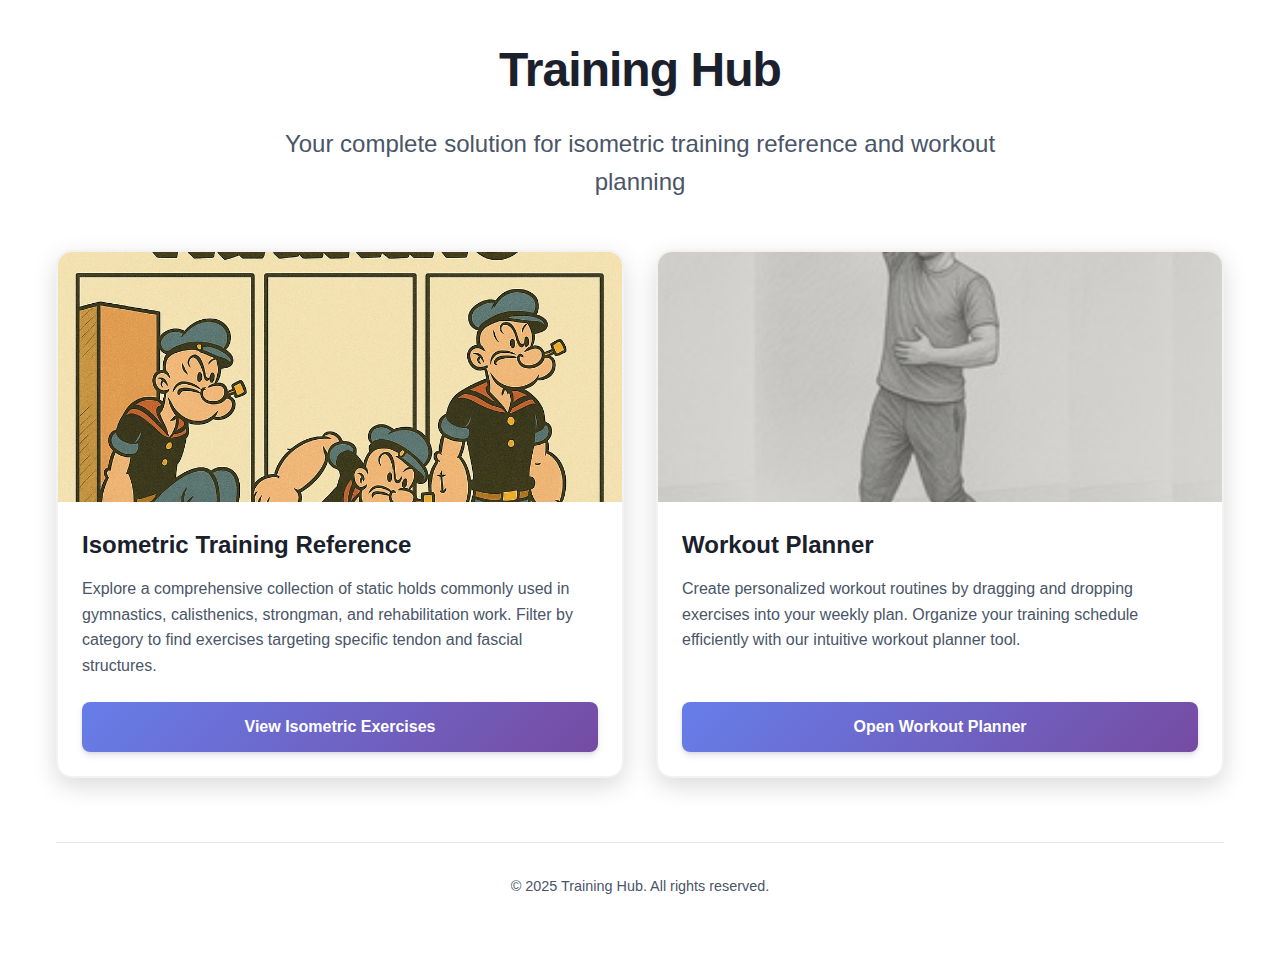
<file: landing.html>
<!DOCTYPE html>
<html lang="en">
<head>
  <meta charset="UTF-8">
  <meta name="viewport" content="width=device-width, initial-scale=1.0">
  <title>Training Hub - Isometrics & Workout Planner</title>
  <link rel="stylesheet" href="styles.css">
  <style>
    /* Landing page specific styles */
    .landing-container {
      max-width: 1200px;
      margin: 0 auto;
      padding: 2rem 1rem;
    }

    .landing-header {
      text-align: center;
      margin-bottom: 3rem;
    }

    .landing-title {
      font-size: clamp(2rem, 5vw, 3rem);
      margin-bottom: 1rem;
      color: #1a202c;
    }

    .landing-subtitle {
      font-size: clamp(1rem, 3vw, 1.5rem);
      color: #4a5568;
      max-width: 800px;
      margin: 0 auto;
    }

    .feature-grid {
      display: grid;
      grid-template-columns: repeat(auto-fit, minmax(300px, 1fr));
      gap: 2rem;
      margin-top: 2rem;
    }

    .feature-card {
      background: #fff;
      border-radius: 16px;
      overflow: hidden;
      box-shadow: 0 8px 25px rgba(0,0,0,0.15);
      transition: transform 0.3s ease, box-shadow 0.3s ease;
      border: 2px solid rgba(0,0,0,0.05);
      height: 100%;
      display: flex;
      flex-direction: column;
    }

    .feature-card:hover {
      transform: translateY(-5px);
      box-shadow: 0 12px 30px rgba(0,0,0,0.2);
    }

    .feature-image-container {
      width: 100%;
      height: 250px;
      overflow: hidden;
      position: relative;
    }

    .feature-image {
      width: 100%;
      height: 100%;
      object-fit: cover;
      transition: transform 0.3s ease;
    }

    .feature-card:hover .feature-image {
      transform: scale(1.05);
    }

    .feature-content {
      padding: 1.5rem;
      flex-grow: 1;
      display: flex;
      flex-direction: column;
    }

    .feature-title {
      font-size: 1.5rem;
      margin-bottom: 0.75rem;
      color: #1a202c;
    }

    .feature-description {
      color: #4a5568;
      margin-bottom: 1.5rem;
      flex-grow: 1;
    }

    .feature-button {
      display: inline-block;
      background: linear-gradient(135deg, #667eea 0%, #764ba2 100%);
      color: white;
      padding: 0.75rem 1.5rem;
      border-radius: 8px;
      text-decoration: none;
      font-weight: 600;
      transition: all 0.2s ease;
      text-align: center;
      border: none;
      cursor: pointer;
      box-shadow: 0 4px 6px rgba(50, 50, 93, 0.11), 0 1px 3px rgba(0, 0, 0, 0.08);
    }

    .feature-button:hover {
      transform: translateY(-2px);
      box-shadow: 0 7px 14px rgba(50, 50, 93, 0.1), 0 3px 6px rgba(0, 0, 0, 0.08);
    }

    .feature-button:active {
      transform: translateY(1px);
    }

    .footer {
      text-align: center;
      margin-top: 4rem;
      padding: 2rem 1rem;
      color: #4a5568;
      font-size: 0.9rem;
      border-top: 1px solid rgba(0,0,0,0.1);
    }

    @media (max-width: 768px) {
      .landing-container {
        padding: 1.5rem 1rem;
      }
      
      .landing-header {
        margin-bottom: 2rem;
      }
      
      .feature-grid {
        grid-template-columns: 1fr;
      }
      
      .feature-image-container {
        height: 200px;
      }
    }
  </style>
</head>
<body>
  <div class="landing-container">
    <header class="landing-header">
      <h1 class="landing-title">Training Hub</h1>
      <p class="landing-subtitle">Your complete solution for isometric training reference and workout planning</p>
    </header>

    <div class="feature-grid">
      <div class="feature-card">
        <div class="feature-image-container">
          <img src="img/pop.jpg" alt="Isometric Training" class="feature-image">
        </div>
        <div class="feature-content">
          <h2 class="feature-title">Isometric Training Reference</h2>
          <p class="feature-description">
            Explore a comprehensive collection of static holds commonly used in gymnastics, calisthenics, 
            strongman, and rehabilitation work. Filter by category to find exercises targeting specific 
            tendon and fascial structures.
          </p>
          <a href="isometrics.html" class="feature-button">View Isometric Exercises</a>
        </div>
      </div>

      <div class="feature-card">
        <div class="feature-image-container">
          <img src="img/ex_13.jpg" alt="Workout Planner" class="feature-image">
        </div>
        <div class="feature-content">
          <h2 class="feature-title">Workout Planner</h2>
          <p class="feature-description">
            Create personalized workout routines by dragging and dropping exercises into your weekly plan. 
            Organize your training schedule efficiently with our intuitive workout planner tool.
          </p>
          <a href="plan_editor.html" class="feature-button">Open Workout Planner</a>
        </div>
      </div>
    </div>

    <footer class="footer">
      <p>&copy; 2025 Training Hub. All rights reserved.</p>
    </footer>
  </div>
</body>
</html>
</file>
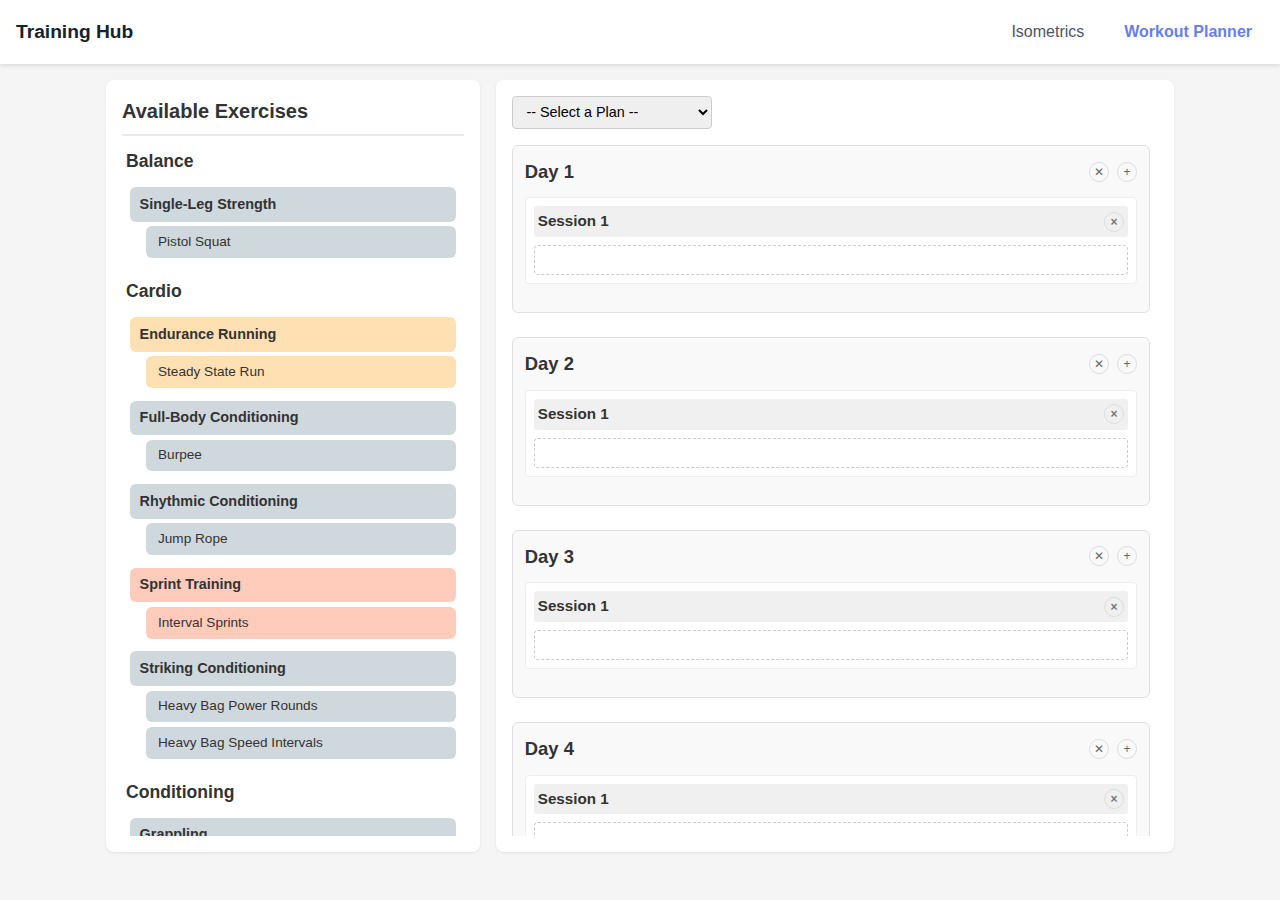
<file: plan_editor.html>
<!DOCTYPE html>
<html lang="en">
<head>
<meta charset="UTF-8">
<meta name="viewport" content="width=device-width,initial-scale=1.0">
<title>Workout Routine & Plan</title>
<style>
  /* ─── Base reset ─────────────────────────────────────────────── */
  *,*::before,*::after{box-sizing:border-box;margin:0;padding:0}
  body{font-family:'Helvetica Neue',Arial,sans-serif;background:#f5f5f5;color:#333;line-height:1.5}

  /* ─── Layout ─────────────────────────────────────────────────── */
  .wrapper{display:flex;gap:1rem;max-width:1100px;margin:1rem auto;padding:0 1rem; min-height: calc(100vh - 8rem)}
  aside,main{background:#fff;border-radius:8px;box-shadow:0 1px 3px rgba(0,0,0,.08);display:flex;flex-direction:column}
  aside{flex:0 0 35%;padding:1rem; max-height: calc(100vh - 8rem); } 
  main{flex:1;padding:1rem; max-height: calc(100vh - 8rem); } 
  
  #exercise-list-container, #plan-section-container { overflow-y:auto; flex-grow: 1; padding-right:0.5rem;}
  #exercise-list{list-style:none; padding-left: 0;}

  /* ─── Headings & Controls ────────────────────────────────────── */
  section h2{font-size:1.25rem;margin-bottom:.75rem;border-bottom:2px solid #eaeaea;padding-bottom:.5rem}
  .plan-controls { display: flex; justify-content: flex-start; align-items: center; margin-bottom: 1rem; }
  .plan-controls label { margin-right: 0.5rem; font-weight: 500; }
  .plan-controls select { padding: 0.4rem 0.6rem; border-radius: 4px; border: 1px solid #ccc; font-size: 0.9rem; }

  /* General Action Button Style (e.g., Add New Day) */
  .action-btn {
    padding: 0.5rem 1rem;
    font-size: 0.9rem;
    font-weight: 500;
    color: #333;
    background-color: #f0f0f0;
    border: 1px solid #ccc;
    border-radius: 4px;
    cursor: pointer;
    transition: background-color 0.2s ease;
  }
  .action-btn:hover {
    background-color: #e0e0e0;
  }
  
  .goal-heading { font-size: 1.1rem; font-weight: bold; color: #333; margin-top: 1.25rem; margin-bottom: 0.5rem; padding-left: 0.25rem; }
  .goal-heading:first-child { margin-top: 0; }
  .category-heading{ font-weight:bold; padding:.4rem .6rem; margin-top:0.8rem; margin-bottom:.3rem; border-radius:6px; font-size:0.9rem; margin-left: 0.5rem; }
  .exercise-item{ margin:.3rem 0 .3rem 1.5rem; padding:.35rem .75rem; border-radius:6px; cursor:grab; user-select:none; transition:transform .1s ease,box-shadow .1s ease; font-size: 0.85rem; }
  .exercise-item:active{transform:scale(.97);box-shadow:0 0 4px rgba(0,0,0,.15)}

  /* Day, Session, and Item Styling */
  .day-block{margin-bottom:1.5rem; padding: 0.75rem; border: 1px solid #e0e0e0; border-radius: 6px; background-color: #f9f9f9;}
  .day-header{display:flex;justify-content:space-between;align-items:center;margin-bottom:0.75rem}
  .day-header h3{margin-right:1rem; font-size: 1.15rem;}

  /* Day Action Buttons (Add Session, Remove Day in day header) */
  .day-action-btn {
    cursor: pointer;
    background: transparent;
    color: #666; /* Slightly lighter text */
    border: 1px solid #ddd; /* Lighter border */
    border-radius: 50%;
    width: 20px; 
    height: 20px;
    font-size: 12px; 
    line-height: 20px; /* Match height for centering */
    text-align: center;
    transition: background-color 0.2s ease, color 0.2s ease;
    font-weight: normal; /* Less bold */
    display: flex;
    align-items: center;
    justify-content: center;
  }
  .day-action-btn:hover {
    background-color: #f0f0f0; /* Lighter hover */
    color: #333;
  }
  .add-session-btn { 
    /* Styles are now primarily from .day-action-btn */
    /* Specific overrides for add-session-btn can go here if .day-action-btn isn't enough */
  }
  
  .session-block{ margin-bottom:1rem; padding:0.5rem; border:1px solid #eee; border-radius:4px; background-color: #fff;}
  .session-header{ display:flex; justify-content:space-between; align-items:center; margin-bottom:0.5rem; padding: 0.25rem; background-color: #f0f0f0; border-radius: 3px;}
  .session-name{ font-weight:bold; font-size:0.95rem; }
  /* Remove Session Button (in session header) */
  .remove-session-btn {
    cursor: pointer;
    background: transparent;
    color: #777;
    border: 1px solid #ddd;
    border-radius: 50%;
    width: 20px; /* Kept slightly smaller for session context */
    height: 20px;
    font-size: 12px;
    line-height: 16px; /* Adjusted for better centering */
    text-align: center;
    transition: background-color 0.2s ease, color 0.2s ease;
    font-weight: bold;
    display: flex; /* For centering content */
    align-items: center; /* For centering content */
    justify-content: center; /* For centering content */
  }
  .remove-session-btn:hover {
    background-color: #f0f0f0;
    color: #d32f2f; /* Subtle danger hint on hover */
  }
  
  .session-exercises-list { list-style:none; min-height:30px; padding:.25rem .5rem; border:1px dashed #ccc; border-radius:4px; }
  .session-exercises-list li { margin:.3rem 0; padding:.35rem .75rem; padding-left:1rem; position:relative; border-radius:4px; cursor:grab; user-select:none; font-size: 0.85rem; }
  .session-exercises-list li::before{content:'•';left:0.25rem;position:absolute;color:#007BFF}
  .session-exercises-list li:active{transform:scale(.97);box-shadow:0 0 4px rgba(0,0,0,.15)}

  .workout-summary{ font-size:0.8rem; color:#666; margin-top:0.5rem; padding-left:0.25rem; display:flex; flex-wrap:wrap; align-items:center; gap: 0.3rem; }
  .category-tag{ display:inline-block; padding:0.15rem 0.4rem; border-radius:4px; font-size:0.7rem; border: 1px solid rgba(0,0,0,0.1); }

  .inline-edit-input {
    font-size: inherit;
    font-weight: inherit;
    font-family: inherit;
    border: 1px solid #777; /* More visible border for editing */
    padding: 2px 4px;
    box-sizing: border-box;
    border-radius: 3px;
  }

  /* Navigation bar */
  .nav-bar { background: #fff; padding: 0.75rem 1rem; box-shadow: 0 2px 4px rgba(0,0,0,0.1); display: flex; justify-content: space-between; align-items: center; position: sticky; top: 0; z-index: 1000; }
  .nav-logo { font-weight: 700; font-size: 1.2rem; color: #1a202c; text-decoration: none; }
  .nav-links { display: flex; gap: 1rem; }
  .nav-link { color: #4a5568; text-decoration: none; font-weight: 500; transition: color 0.2s ease; padding: 0.5rem 0.75rem; border-radius: 6px; }
  .nav-link:hover { color: #667eea; background: rgba(102, 126, 234, 0.1); }
  .nav-link.active { color: #667eea; font-weight: 600; }
  
  @media (max-width: 768px) {
    .nav-bar { flex-direction: column; gap: 0.5rem; padding: 0.75rem; position: static; }
    .wrapper { flex-direction: column; height: auto; min-height: 0; }
    aside, main { flex-basis: auto; max-height: none; }
    #exercise-list-container, #plan-section-container { max-height: 45vh; }
    .nav-links { width: 100%; justify-content: center; }
    .plan-controls { flex-direction: column; gap: 0.5rem; align-items: stretch; }
    .plan-controls select { width: 100%; }
  }
</style>
</head>
<body>
<div class="nav-bar">
  <a href="index.html" class="nav-logo">Training Hub</a>
  <div class="nav-links">
    <a href="isometrics.html" class="nav-link">Isometrics</a>
    <a href="plan_editor.html" class="nav-link active">Workout Planner</a>
  </div>
</div>

<div class="wrapper">
  <aside>
    <section style="display: flex; flex-direction: column; height: 100%;">
      <h2>Available Exercises</h2>
      <div id="exercise-list-container">
        <ul id="exercise-list"></ul>
      </div>
    </section>
  </aside>

  <main>
    <section style="display: flex; flex-direction: column; height: 100%;">
      <div class="plan-controls">
        <select id="predefined-plan-select">
          <option value="">-- Select a Plan --</option>
        </select>
      </div>
      <div id="plan-section-container">
        <!-- Day blocks and sessions will be inserted here by JavaScript -->
        <!-- The Add New Day button will be added here by JavaScript -->
      </div>
    </section>
  </main>
</div>

<script src="all_exercises_data.js"></script>
<script src="predefined_plans_data.js"></script>
<script>
/* ────── Data ─────────────────────────────────────────────────── */
// allExercises is available from all_exercises_data.js
// predefinedPlansData is available from predefined_plans_data.js

let workoutPlan = { // Default structure with days, each day having an array of sessions
  'Day 1': [{ sessionId: `sess_${Date.now()}_1`, sessionName: 'Session 1', exercises: [] }],
  'Day 2': [{ sessionId: `sess_${Date.now()}_2`, sessionName: 'Session 1', exercises: [] }],
  'Day 3': [{ sessionId: `sess_${Date.now()}_3`, sessionName: 'Session 1', exercises: [] }],
  'Day 4': [{ sessionId: `sess_${Date.now()}_4`, sessionName: 'Session 1', exercises: [] }],
  'Day 5': [{ sessionId: `sess_${Date.now()}_5`, sessionName: 'Session 1', exercises: [] }],
  'Day 6': [{ sessionId: `sess_${Date.now()}_6`, sessionName: 'Session 1', exercises: [] }],
  'Day 7': [{ sessionId: `sess_${Date.now()}_7`, sessionName: 'Session 1', exercises: [] }]
};
// predefinedPlansData will be populated by the included predefined_plans_data.js file

/* ────── Helpers ──────────────────────────────────────────────── */
const byId = id => allExercises.find(e => e.id === id);
const generateSessionId = () => `sess_${Date.now()}_${Math.random().toString(36).substr(2, 5)}`;

/* ────── Category Colors ─────────────────────────────────────── */
const categoryColorMap = {
    "Lower Body Strength": "#FFCDD2", "Full Body Strength": "#F8BBD0", "Upper Body Strength": "#E1BEE7", 
    "Hip Hinge Power": "#D1C4E9", "Full Body Power": "#C5CAE9", "Plyometrics": "#BBDEFB",         
    "Upper Body Static Hold": "#B3E5FC", "Core Static Hold": "#B2EBF2", "Grip Static Hold": "#B2DFDB",       
    "Support Static Hold": "#C8E6C9", "Carries Static Hold": "#DCEDC8", "Lower Body Static Hold": "#F0F4C3", 
    "Neck Static Hold": "#FFF9C4", "Postural Static Hold": "#FFECB3", "Endurance Running": "#FFE0B2",      
    "Sprint Training": "#FFCCBC", "Default": "#CFD8DC" 
};
function getCategoryColor(category) { return categoryColorMap[category] || categoryColorMap["Default"]; }

/* ────── Render Sidebar (Available Exercises) ────────────────── */
const exListUl = document.getElementById('exercise-list');
const exercisesByGoalAndCategory = {};
if (typeof allExercises !== 'undefined' && Array.isArray(allExercises)) {
    allExercises.forEach(ex => {
    const goals = Array.isArray(ex.goal) ? ex.goal : [ex.goal]; 
    goals.forEach(g => {
        if (!g) return; 
        if (!exercisesByGoalAndCategory[g]) exercisesByGoalAndCategory[g] = {};
        if (!exercisesByGoalAndCategory[g][ex.category]) exercisesByGoalAndCategory[g][ex.category] = [];
        exercisesByGoalAndCategory[g][ex.category].push(ex);
    });
    });
    Object.keys(exercisesByGoalAndCategory).sort().forEach(goal => { 
    const goalHeading = document.createElement('div'); goalHeading.className = 'goal-heading'; goalHeading.textContent = goal; exListUl.appendChild(goalHeading);
    Object.keys(exercisesByGoalAndCategory[goal]).sort().forEach(category => { 
        const catEx = exercisesByGoalAndCategory[goal][category];
        const catHeading = document.createElement('div'); catHeading.className = 'category-heading'; catHeading.textContent = category; catHeading.style.backgroundColor = getCategoryColor(category); exListUl.appendChild(catHeading);
        catEx.sort((a,b) => a.name.localeCompare(b.name)).forEach(ex => {
        const li = document.createElement('li'); li.className = 'exercise-item'; li.dataset.id = ex.id; li.dataset.category = ex.category;
        li.textContent = ex.name; li.title = `${ex.category} • ${ex.equipment || 'N/A'}`; li.draggable = true; li.style.backgroundColor = getCategoryColor(ex.category);
        exListUl.appendChild(li);
        });
    });
    });
} else {
    console.error("allExercises data is not loaded or not an array.");
}


/* ────── Workout Plan Rendering & Management ─────────────────── */
const planSectionContainer = document.getElementById('plan-section-container');
const predefinedPlanSelect = document.getElementById('predefined-plan-select');

function generateSessionSummary(exerciseIds) { 
    const sessionExercises = exerciseIds.map(id => byId(id)).filter(ex => ex);
    if (!sessionExercises.length) return document.createElement('div'); 
    const categoriesInSession = [...new Set(sessionExercises.map(ex => ex.category))];
    const summary = document.createElement('div');
    summary.className = 'workout-summary session-summary'; 
    summary.innerHTML = categoriesInSession.map(cat => 
        `<span class="category-tag" style="background-color:${getCategoryColor(cat)};">${cat}</span>`
    ).join('');
    return summary;
}

function renderDayBlocks() {
    planSectionContainer.innerHTML = '';
    Object.entries(workoutPlan).forEach(([dayKey, sessions]) => {
        const dayBlock = document.createElement('div');
        dayBlock.className = 'day-block';
        dayBlock.dataset.dayKey = dayKey;

        const dayHeader = document.createElement('div');
        dayHeader.className = 'day-header';
        const dayHeading = document.createElement('h3');
        dayHeading.textContent = dayKey;
        dayHeading.title = "Click to edit day name";
        dayHeading.style.cursor = 'pointer';
        dayHeading.onclick = (e) => {
            e.stopPropagation();
            editDayName(dayKey, dayHeading);
        };
        const addSessBtn = document.createElement('button');
        addSessBtn.className = 'add-session-btn';
        addSessBtn.textContent = '+';
        addSessBtn.title = 'Add new session to this day';
        addSessBtn.onclick = () => addSessionToDay(dayKey);
        addSessBtn.classList.add('day-action-btn'); // For styling

        const removeDayBtn = document.createElement('button');
        removeDayBtn.className = 'remove-day-btn day-action-btn';
        removeDayBtn.textContent = '✕';
        removeDayBtn.title = 'Remove this day';
        removeDayBtn.onclick = () => removeDay(dayKey);

        const dayControls = document.createElement('div');
        dayControls.style.display = 'flex';
        dayControls.style.alignItems = 'center';
        dayControls.style.gap = '0.5rem';
        
        dayControls.appendChild(removeDayBtn);
        dayControls.appendChild(addSessBtn);
        
        dayHeader.appendChild(dayHeading);
        dayHeader.appendChild(dayControls);
        dayBlock.appendChild(dayHeader);

        (sessions || []).forEach(session => { // Add guard for sessions
            const sessionBlock = document.createElement('div');
            sessionBlock.className = 'session-block';
            sessionBlock.dataset.sessionId = session.sessionId;

            const sessionHeader = document.createElement('div');
            sessionHeader.className = 'session-header';
            const sessionNameEl = document.createElement('span');
            sessionNameEl.className = 'session-name';
            sessionNameEl.textContent = session.sessionName;
            sessionNameEl.title = "Click to edit session name";
            sessionNameEl.style.cursor = 'pointer';
            sessionNameEl.onclick = (e) => { 
                e.stopPropagation(); // Prevent other clicks if this element is nested
                editSessionName(dayKey, session.sessionId, sessionNameEl); 
            };
            
            const removeSessBtn = document.createElement('button');
            removeSessBtn.className = 'remove-session-btn';
            removeSessBtn.textContent = '×';
            removeSessBtn.title = 'Remove this session';
            removeSessBtn.onclick = () => removeSessionFromDay(dayKey, session.sessionId);
            
            sessionHeader.appendChild(sessionNameEl);
            sessionHeader.appendChild(removeSessBtn);
            sessionBlock.appendChild(sessionHeader);

            const ul = document.createElement('ul');
            ul.className = 'session-exercises-list dropzone'; 
            ul.dataset.dayKey = dayKey;
            ul.dataset.sessionId = session.sessionId;

            (session.exercises || []).forEach(exId => { // Add guard for exercises
                const ex = byId(exId);
                if (ex) {
                    const li = document.createElement('li');
                    li.dataset.id = ex.id;
                    li.dataset.category = ex.category;
                    li.style.backgroundColor = getCategoryColor(ex.category);
                    li.draggable = true;

                    // Exercise name span
                    const exNameSpan = document.createElement('span');
                    exNameSpan.textContent = ex.name;

        // Remove exercise button (x)
        const removeExBtn = document.createElement('button');
        removeExBtn.className = 'remove-exercise-btn';
        removeExBtn.textContent = '×';
        removeExBtn.title = 'Remove this exercise from session';
        removeExBtn.onclick = (e) => {
            e.stopPropagation();
            // Remove this exercise from the session's exercises array
            const idx = session.exercises.indexOf(ex.id);
            if (idx > -1) {
                session.exercises.splice(idx, 1);
                renderDayBlocks();
            }
        };

        // Style the remove button to be round like the session remove button
        removeExBtn.style.cursor = 'pointer';
        removeExBtn.style.background = 'transparent';
        removeExBtn.style.color = '#777';
        removeExBtn.style.border = '1px solid #ddd';
        removeExBtn.style.borderRadius = '50%';
        removeExBtn.style.width = '18px';
        removeExBtn.style.height = '18px';
        removeExBtn.style.fontSize = '12px';
        removeExBtn.style.textAlign = 'center';
        removeExBtn.style.transition = 'background-color 0.2s ease, color 0.2s ease';
        removeExBtn.style.fontWeight = 'bold';
        removeExBtn.style.display = 'flex';
        removeExBtn.style.alignItems = 'center';
        removeExBtn.style.justifyContent = 'center';
        removeExBtn.style.marginLeft = 'auto';
        removeExBtn.style.marginRight = '0';
        
        // Add hover effect
        removeExBtn.onmouseover = () => {
            removeExBtn.style.backgroundColor = '#f0f0f0';
            removeExBtn.style.color = '#d32f2f';
        };
        removeExBtn.onmouseout = () => {
            removeExBtn.style.backgroundColor = 'transparent';
            removeExBtn.style.color = '#777';
        };
        
        // Create a container for the exercise item content to allow flex layout
        const liContent = document.createElement('div');
        liContent.style.display = 'flex';
        liContent.style.width = '100%';
        liContent.style.alignItems = 'center';
        liContent.style.justifyContent = 'space-between';
        
        liContent.appendChild(exNameSpan);
        liContent.appendChild(removeExBtn);
        li.appendChild(liContent);
                    ul.appendChild(li);
                }
            });
            sessionBlock.appendChild(ul);
            sessionBlock.appendChild(generateSessionSummary(session.exercises || [])); 
            dayBlock.appendChild(sessionBlock);
        });
        planSectionContainer.appendChild(dayBlock);
    });
    
    // Add the "Add New Day" button as the last item in the plan section
    const addDayBlock = document.createElement('div');
    addDayBlock.className = 'day-block add-day-block';
    addDayBlock.style.display = 'flex';
    addDayBlock.style.alignItems = 'center';
    addDayBlock.style.justifyContent = 'center';
    addDayBlock.style.cursor = 'pointer';
    addDayBlock.style.backgroundColor = '#f5f5f5';
    addDayBlock.style.border = '1px dashed #ccc';
    addDayBlock.style.padding = '1rem';
    addDayBlock.style.marginBottom = '1.5rem';
    addDayBlock.style.transition = 'background-color 0.2s ease';
    
    // Create a container for the + icon and text
    const addDayContent = document.createElement('div');
    addDayContent.style.display = 'flex';
    addDayContent.style.alignItems = 'center';
    addDayContent.style.gap = '0.5rem';
    
    // Create the + icon
    const plusIcon = document.createElement('span');
    plusIcon.textContent = '+';
    plusIcon.style.fontSize = '1.5rem';
    plusIcon.style.fontWeight = 'bold';
    plusIcon.style.color = '#666';
    
    // Create the text
    const addDayText = document.createElement('span');
    addDayText.textContent = 'Add New Day';
    addDayText.style.fontSize = '1rem';
    addDayText.style.color = '#666';
    
    // Add hover effect
    addDayBlock.onmouseover = () => {
        addDayBlock.style.backgroundColor = '#e9e9e9';
    };
    addDayBlock.onmouseout = () => {
        addDayBlock.style.backgroundColor = '#f5f5f5';
    };
    
    // Add click handler
    addDayBlock.onclick = addDay;
    
    // Assemble the button
    addDayContent.appendChild(plusIcon);
    addDayContent.appendChild(addDayText);
    addDayBlock.appendChild(addDayContent);
    
    // Add to the plan section container
    planSectionContainer.appendChild(addDayBlock);
    
    addDropzoneEventListeners();
}

function addSessionToDay(dayKey) {
    const sessionName = prompt("Enter name for the new session:", `Session ${(workoutPlan[dayKey] || []).length + 1}`);
    if (sessionName === null || sessionName.trim() === "") return; 

    if (!workoutPlan[dayKey]) workoutPlan[dayKey] = []; // Ensure day exists
    workoutPlan[dayKey].push({
        sessionId: generateSessionId(),
        sessionName: sessionName.trim(),
        exercises: []
    });
    renderDayBlocks();
}

function editSessionName(dayKey, sessionId, nameElement) {
    // Prevent re-triggering if already in edit mode
    if (nameElement.firstChild && nameElement.firstChild.nodeName === 'INPUT') {
        return;
    }

    const currentName = nameElement.textContent;
    const input = document.createElement('input');
    input.type = 'text';
    input.value = currentName;
    input.className = 'inline-edit-input'; 
    
    // Simple width setting, can be refined with CSS if needed
    input.style.minWidth = '100px'; 
    // Try to match the original element's width if it's reasonable
    if (nameElement.offsetWidth > 50) {
        input.style.width = nameElement.offsetWidth + 'px';
    } else {
        input.style.width = '150px'; // Default width if original is too small
    }

    nameElement.replaceChildren(input); // Replace content with input
    input.focus();
    input.select();

    const saveName = () => {
        const newName = input.value.trim();
        if (newName && newName !== currentName) {
            const day = workoutPlan[dayKey];
            if (day) {
                const session = day.find(s => s.sessionId === sessionId);
                if (session) {
                    session.sessionName = newName;
                }
            }
        }
        renderDayBlocks(); 
    };

    let blurTimeout;
    input.addEventListener('blur', () => {
        clearTimeout(blurTimeout); 
        blurTimeout = setTimeout(saveName, 100); // Reduced delay slightly
    });

    input.addEventListener('keydown', (e) => {
        if (e.key === 'Enter') {
            clearTimeout(blurTimeout); 
            saveName();
        } else if (e.key === 'Escape') {
            clearTimeout(blurTimeout); 
            input.value = currentName; 
            saveName(); 
        }
    });
}

function editDayName(currentDayKey, nameElement) {
    // Prevent re-triggering if already in edit mode
    if (nameElement.firstChild && nameElement.firstChild.nodeName === 'INPUT') {
        return;
    }
    const currentName = nameElement.textContent;
    const input = document.createElement('input');
    input.type = 'text';
    input.value = currentName;
    input.className = 'inline-edit-input';
    if (nameElement.offsetWidth > 50) {
        input.style.width = nameElement.offsetWidth + 'px';
    } else {
        input.style.width = '150px'; // Default width
    }

    nameElement.replaceChildren(input);
    input.focus();
    input.select();

    const saveDayName = () => {
        const newProposedName = input.value.trim();
        // currentDayKey is the original key of the day being edited.
        // currentName is textContent of h3, should be same as currentDayKey at start of edit.

        if (!newProposedName) { // Empty name, revert to original
            renderDayBlocks(); // This will use currentDayKey from workoutPlan
            return;
        }

        if (newProposedName === currentDayKey) { // No change, or changed then reverted to original exact key
            renderDayBlocks(); // Just redraw to remove input
            return;
        }

        // Check if newProposedName (case-insensitively) clashes with any *other* existing day key
        let clashFound = false;
        const newProposedNameLower = newProposedName.toLowerCase();
        for (const existingKey in workoutPlan) {
            if (
                existingKey.trim().toLowerCase() === newProposedNameLower &&
                existingKey !== currentDayKey
            ) {
                clashFound = true;
                break;
            }
        }

        if (clashFound) {
            alert(`Day name "${newProposedName}" (or a similar name) is already in use by another day. Please choose a different name.`);
            // workoutPlan remains unchanged. renderDayBlocks will restore currentDayKey for the edited day.
        } else {
            // No clash with *other* days. Proceed to update the key.
            // Note: newProposedName might differ from currentDayKey only by case, e.g. "Day 1" to "day 1".
            // This is a valid rename if "day 1" doesn't clash with another day.
            const updatedWorkoutPlan = {};
            Object.keys(workoutPlan).forEach(key => { // Iterate to maintain order as much as possible
                if (key === currentDayKey) {
                    updatedWorkoutPlan[newProposedName] = workoutPlan[currentDayKey]; // Use newProposedName as the key
                } else {
                    updatedWorkoutPlan[key] = workoutPlan[key];
                }
            });
            workoutPlan = updatedWorkoutPlan;
        }
        renderDayBlocks(); 
    };

    let blurTimeout;
    input.addEventListener('blur', () => {
        clearTimeout(blurTimeout);
        blurTimeout = setTimeout(saveDayName, 100);
    });
    input.addEventListener('keydown', (e) => {
        if (e.key === 'Enter') {
            clearTimeout(blurTimeout);
            saveDayName();
        } else if (e.key === 'Escape') {
            clearTimeout(blurTimeout);
            input.value = currentName; // Revert visual
            // No need to change workoutPlan, saveDayName will handle re-render
            saveDayName(); 
        }
    });
}

function removeSessionFromDay(dayKey, sessionId) {
    if (!workoutPlan[dayKey] || workoutPlan[dayKey].length <= 1) {
        alert("Each day must have at least one session.");
        return;
    }
    if (!confirm("Are you sure you want to remove this session?")) return;
    workoutPlan[dayKey] = workoutPlan[dayKey].filter(s => s.sessionId !== sessionId);
    renderDayBlocks();
}

function loadPredefinedPlan(planName) {
    if (typeof predefinedPlansData === 'undefined' || !Array.isArray(predefinedPlansData)) {
        console.error("predefinedPlansData is not available.");
        alert("Error: Predefined plans data not loaded.");
        return;
    }
    const plan = predefinedPlansData.find(p => p.name === planName);
    if (!plan) return;

    const newWorkoutData = {}; // This will be populated directly from the predefined plan

    // Create mapping for different day formats
    const dayMapping = {
        // Map full day names to Day numbers
        'Monday': 'Day 1', 'Tuesday': 'Day 2', 'Wednesday': 'Day 3',
        'Thursday': 'Day 4', 'Friday': 'Day 5', 'Saturday': 'Day 6', 'Sunday': 'Day 7',
        // Map abbreviated formats like "Day X (Mon)" - keeping original mappings
        'Day 1 (Mon)': 'Day 1', 'Day 2 (Tue)': 'Day 2', 'Day 2 (Wed)': 'Day 2',
        'Day 3 (Thu)': 'Day 3', 'Day 3 (Fri)': 'Day 3', 'Day 4 (Sat)': 'Day 4',
        'Day 5 (Sun)': 'Day 5', // Add other specific mappings as needed
    };

    Object.entries(plan.days).forEach(([planDayKey, sessionsData]) => {
        let targetDayKey = dayMapping[planDayKey] || planDayKey; // Attempt direct map or use original key

        // Normalize to "Day X" format if possible
        const dayNumberMatch = targetDayKey.match(/Day\s*(\d+)/i);
        if (dayNumberMatch && dayNumberMatch[1]) {
            targetDayKey = `Day ${dayNumberMatch[1]}`; // Standardize to "Day X"
        } else if (planDayKey.match(/^Day\s*\d+$/i)) {
            // If the original planDayKey from plan.days is already "Day X", use it
            targetDayKey = planDayKey;
        }
        else {
            // If it's not mappable to "Day X" and not already "Day X", skip it
            // This ensures workoutPlan keys are consistently "Day X"
            console.warn(`Predefined plan day key: "${planDayKey}" (processed as "${targetDayKey}") does not conform to a recognized "Day X" format and will be skipped.`);
            return; // Go to the next entry in plan.days
        }
        
        // Ensure sessionsData is an array before mapping, and exercises within sessions are also arrays
        const sessionsArray = Array.isArray(sessionsData) ? sessionsData : [];
        
        newWorkoutData[targetDayKey] = sessionsArray.map((sess, index) => ({
            sessionId: generateSessionId(),
            sessionName: sess.sessionName || `Session ${index + 1}`,
            exercises: Array.isArray(sess.exercises) ? [...sess.exercises] : [] 
        }));
    });
    
    // If newWorkoutData is empty after processing (e.g., plan was empty or all days were skipped), create a default Day 1
    if (Object.keys(newWorkoutData).length === 0) {
        console.warn("Predefined plan resulted in an empty schedule or all days were skipped. Defaulting to a single empty day.");
        newWorkoutData['Day 1'] = [{ sessionId: generateSessionId(), sessionName: 'Session 1', exercises: [] }];
    }
    
    // Sort the days in the newWorkoutData by "Day X" number before assigning to workoutPlan
    const sortedDaysPlan = {};
    Object.keys(newWorkoutData)
        .sort((a, b) => {
            // Extract numbers for sorting (e.g., "Day 1", "Day 10")
            const numA = parseInt(a.match(/(\d+)/)[0]);
            const numB = parseInt(b.match(/(\d+)/)[0]);
            return numA - numB;
        })
        .forEach(dayKey => {
            sortedDaysPlan[dayKey] = newWorkoutData[dayKey];
        });

    workoutPlan = sortedDaysPlan;
    renderDayBlocks();
}

function addDay() {
    const dayKeys = Object.keys(workoutPlan);
    let newDayNumber = 1;
    if (dayKeys.length > 0) {
        const dayNumbers = dayKeys.map(key => parseInt(key.replace('Day ', ''))).filter(num => !isNaN(num));
        if (dayNumbers.length > 0) {
            newDayNumber = Math.max(...dayNumbers) + 1;
        } else {
            newDayNumber = dayKeys.length + 1; // Fallback if no "Day X" keys exist
        }
    }
    const newDayKey = `Day ${newDayNumber}`;
    workoutPlan[newDayKey] = [{ sessionId: generateSessionId(), sessionName: 'Session 1', exercises: [] }];
    renderDayBlocks();
    
    // Scroll to the newly added day
    setTimeout(() => {
        const newDayElement = document.querySelector(`[data-day-key="${newDayKey}"]`);
        if (newDayElement) {
            // Scroll the plan container to show the new day
            const planContainer = document.getElementById('plan-section-container');
            planContainer.scrollTop = planContainer.scrollHeight;
            
            // Add a brief highlight effect to make the new day more noticeable
            newDayElement.style.transition = 'background-color 0.5s ease';
            newDayElement.style.backgroundColor = '#f0f7ff'; // Light blue highlight
            setTimeout(() => {
                newDayElement.style.backgroundColor = '#f9f9f9'; // Fade back to original color
            }, 1000);
        }
    }, 50); // Small delay to ensure the DOM has updated
}

function removeDay(dayKey) {
    if (Object.keys(workoutPlan).length <= 1) {
        alert("The plan must have at least one day.");
        return;
    }
    
    // Check if the day is empty (no exercises in any session)
    const dayIsEmpty = workoutPlan[dayKey].every(session => 
        !session.exercises || session.exercises.length === 0
    );
    
    // If the day is empty, remove without confirmation
    // If it has exercises, show confirmation to prevent accidental data loss
    let shouldRemove = dayIsEmpty;
    
    if (!dayIsEmpty) {
        shouldRemove = confirm(`Are you sure you want to remove ${dayKey}? This action cannot be undone.`);
    }
    
    if (shouldRemove) {
        delete workoutPlan[dayKey];
        renderDayBlocks();
    }
}


/* ────── Drag & drop logic (Session-aware) ─────────────────── */
document.addEventListener('dragstart', e => {
  if (e.target.classList.contains('exercise-item') || (e.target.tagName === 'LI' && e.target.parentElement.classList.contains('session-exercises-list'))) {
    e.dataTransfer.setData('text/plain', e.target.dataset.id);
    const sourceType = e.target.closest('#exercise-list-container') ? 'sidebar' : 'plan';
    e.dataTransfer.setData('source-type', sourceType);
    if (sourceType === 'plan') {
        const sourceSessionLi = e.target.closest('.session-exercises-list');
        if (sourceSessionLi) { // Add null check
            e.dataTransfer.setData('source-day-key', sourceSessionLi.dataset.dayKey);
            e.dataTransfer.setData('source-session-id', sourceSessionLi.dataset.sessionId);
        }
    }
  }
});

document.body.addEventListener('dragover', e => {
  const fromPlan = e.dataTransfer.getData('source-type') === 'plan';
  if (fromPlan && !e.target.closest('.dropzone') && !e.target.closest('#exercise-list-container')) {
    e.preventDefault(); 
  }
});

document.body.addEventListener('drop', e => {
  const isFromPlan = e.dataTransfer.getData('source-type') === 'plan';
  const sourceDayKey = e.dataTransfer.getData('source-day-key');
  const sourceSessionId = e.dataTransfer.getData('source-session-id');
  const exerciseId = e.dataTransfer.getData('text/plain');

  if (isFromPlan && sourceDayKey && sourceSessionId && exerciseId && 
      !e.target.closest('.dropzone') && !e.target.closest('#exercise-list-container')) {
    e.preventDefault();
    const daySessions = workoutPlan[sourceDayKey];
    if (daySessions) { // Add null check
        const session = daySessions.find(s => s.sessionId === sourceSessionId);
        if (session) {
        const index = session.exercises.indexOf(exerciseId);
        if (index > -1) session.exercises.splice(index, 1);
        renderDayBlocks();
        }
    }
  }
});

function addDropzoneEventListeners() {
    document.querySelectorAll('.session-exercises-list.dropzone').forEach(zone => {
      zone.addEventListener('dragover', e => e.preventDefault());
      zone.addEventListener('drop', e => {
        e.preventDefault();
        const exerciseId = e.dataTransfer.getData('text/plain');
        if (!exerciseId) return;
        
        const targetDayKey = zone.dataset.dayKey;
        const targetSessionId = zone.dataset.sessionId;
        
        const sourceType = e.dataTransfer.getData('source-type');
        const sourceDayKey = e.dataTransfer.getData('source-day-key');
        const sourceSessionId = e.dataTransfer.getData('source-session-id');

        if (sourceType === 'plan' && sourceDayKey && sourceSessionId) {
            if (sourceDayKey !== targetDayKey || sourceSessionId !== targetSessionId) {
                const originDaySessions = workoutPlan[sourceDayKey];
                if (originDaySessions) { // Add null check
                    const originSession = originDaySessions.find(s => s.sessionId === sourceSessionId);
                    if (originSession) {
                        const index = originSession.exercises.indexOf(exerciseId);
                        if (index > -1) originSession.exercises.splice(index, 1);
                    }
                }
            }
        }
        
        const targetDaySessions = workoutPlan[targetDayKey];
        if (targetDaySessions) { // Add null check
            const targetSession = targetDaySessions.find(s => s.sessionId === targetSessionId);
            if (targetSession && !targetSession.exercises.includes(exerciseId)) {
            targetSession.exercises.push(exerciseId);
            }
        }
        renderDayBlocks();
      });
    });
}

/* ────── Initial Setup ───────────────────────────────────────── */
document.addEventListener('DOMContentLoaded', () => {
    if (typeof predefinedPlansData !== 'undefined' && Array.isArray(predefinedPlansData)) {
        predefinedPlansData.forEach(plan => {
            const option = document.createElement('option');
            option.value = plan.name;
            option.textContent = plan.name;
            predefinedPlanSelect.appendChild(option);
        });
    } else {
        console.error("Could not load predefined_plans_data.js or it's not an array.");
        const option = document.createElement('option');
        option.value = "";
        option.textContent = "Error loading plans";
        option.disabled = true;
        predefinedPlanSelect.appendChild(option);
    }

    predefinedPlanSelect.addEventListener('change', (e) => {
        if (e.target.value) {
            loadPredefinedPlan(e.target.value);
        }
    });

    // The Add New Day button is now created dynamically in renderDayBlocks()

    renderDayBlocks(); 
});
</script>
</body>
</html>
</file>
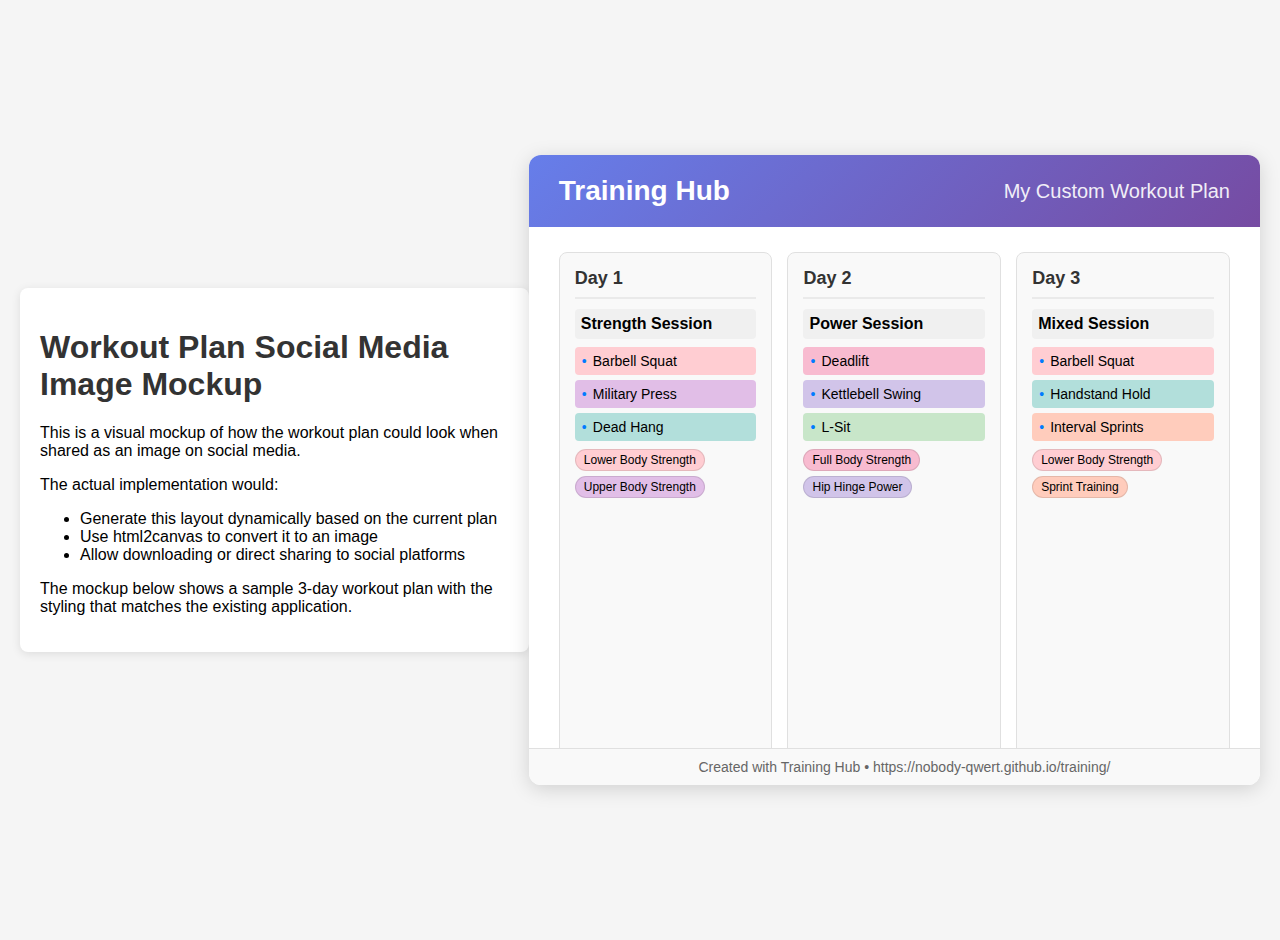
<file: share_image_mockup.html>
<!DOCTYPE html>
<html lang="en">
<head>
    <meta charset="UTF-8">
    <meta name="viewport" content="width=device-width, initial-scale=1.0">
    <title>Workout Plan Image Mockup</title>
    <style>
        body {
            font-family: 'Helvetica Neue', Arial, sans-serif;
            background: #f5f5f5;
            display: flex;
            justify-content: center;
            align-items: center;
            min-height: 100vh;
            margin: 0;
            padding: 20px;
        }
        
        .image-container {
            width: 1200px;
            height: 630px; /* Facebook optimal size */
            background-color: #fff;
            border-radius: 12px;
            box-shadow: 0 4px 20px rgba(0, 0, 0, 0.15);
            overflow: hidden;
            position: relative;
        }
        
        .image-header {
            display: flex;
            justify-content: space-between;
            align-items: center;
            background: linear-gradient(135deg, #667eea, #764ba2);
            color: white;
            padding: 20px 30px;
        }
        
        .image-logo {
            font-size: 28px;
            font-weight: bold;
        }
        
        .image-title {
            font-size: 20px;
            opacity: 0.9;
        }
        
        .image-content {
            padding: 25px 30px;
            display: flex;
            height: calc(100% - 74px); /* Subtract header height */
        }
        
        .plan-days {
            display: flex;
            flex-wrap: wrap;
            gap: 15px;
            width: 100%;
        }
        
        .day-card {
            background-color: #f9f9f9;
            border-radius: 8px;
            border: 1px solid #e0e0e0;
            padding: 15px;
            width: calc(33.33% - 10px);
            box-sizing: border-box;
        }
        
        .day-header {
            font-weight: bold;
            font-size: 18px;
            margin-bottom: 10px;
            color: #333;
            border-bottom: 2px solid #eaeaea;
            padding-bottom: 8px;
        }
        
        .session {
            margin-bottom: 15px;
        }
        
        .session-name {
            font-weight: 600;
            font-size: 16px;
            margin-bottom: 8px;
            padding: 6px;
            background-color: #f0f0f0;
            border-radius: 4px;
        }
        
        .exercise-list {
            list-style: none;
            padding-left: 0;
            margin: 0;
        }
        
        .exercise-item {
            background-color: #E1BEE7; /* Example color - would match exercise category */
            margin: 5px 0;
            padding: 6px 10px;
            border-radius: 4px;
            font-size: 14px;
            position: relative;
            padding-left: 18px;
        }
        
        .exercise-item::before {
            content: '•';
            position: absolute;
            left: 7px;
            color: #007BFF;
        }
        
        .image-footer {
            position: absolute;
            bottom: 0;
            width: 100%;
            background-color: #f9f9f9;
            text-align: center;
            padding: 10px;
            font-size: 14px;
            color: #666;
            border-top: 1px solid #e0e0e0;
        }
        
        .category-tags {
            display: flex;
            flex-wrap: wrap;
            gap: 5px;
            margin-top: 8px;
        }
        
        .category-tag {
            display: inline-block;
            padding: 3px 8px;
            border-radius: 20px;
            font-size: 12px;
            border: 1px solid rgba(0,0,0,0.1);
            background-color: #BBDEFB; /* Example color */
        }
        
        /* This would be hidden in actual implementation */
        .instructions {
            max-width: 800px;
            margin: 30px auto;
            background-color: #fff;
            padding: 20px;
            border-radius: 8px;
            box-shadow: 0 2px 10px rgba(0,0,0,0.1);
        }
        
        h1 {
            color: #333;
        }
    </style>
</head>
<body>
    <div class="instructions">
        <h1>Workout Plan Social Media Image Mockup</h1>
        <p>This is a visual mockup of how the workout plan could look when shared as an image on social media.</p>
        <p>The actual implementation would:</p>
        <ul>
            <li>Generate this layout dynamically based on the current plan</li>
            <li>Use html2canvas to convert it to an image</li>
            <li>Allow downloading or direct sharing to social platforms</li>
        </ul>
        <p>The mockup below shows a sample 3-day workout plan with the styling that matches the existing application.</p>
    </div>

    <div class="image-container">
        <div class="image-header">
            <div class="image-logo">Training Hub</div>
            <div class="image-title">My Custom Workout Plan</div>
        </div>
        
        <div class="image-content">
            <div class="plan-days">
                <div class="day-card">
                    <div class="day-header">Day 1</div>
                    <div class="session">
                        <div class="session-name">Strength Session</div>
                        <ul class="exercise-list">
                            <li class="exercise-item" style="background-color: #FFCDD2;">Barbell Squat</li>
                            <li class="exercise-item" style="background-color: #E1BEE7;">Military Press</li>
                            <li class="exercise-item" style="background-color: #B2DFDB;">Dead Hang</li>
                        </ul>
                        <div class="category-tags">
                            <span class="category-tag" style="background-color: #FFCDD2;">Lower Body Strength</span>
                            <span class="category-tag" style="background-color: #E1BEE7;">Upper Body Strength</span>
                        </div>
                    </div>
                </div>
                
                <div class="day-card">
                    <div class="day-header">Day 2</div>
                    <div class="session">
                        <div class="session-name">Power Session</div>
                        <ul class="exercise-list">
                            <li class="exercise-item" style="background-color: #F8BBD0;">Deadlift</li>
                            <li class="exercise-item" style="background-color: #D1C4E9;">Kettlebell Swing</li>
                            <li class="exercise-item" style="background-color: #C8E6C9;">L-Sit</li>
                        </ul>
                        <div class="category-tags">
                            <span class="category-tag" style="background-color: #F8BBD0;">Full Body Strength</span>
                            <span class="category-tag" style="background-color: #D1C4E9;">Hip Hinge Power</span>
                        </div>
                    </div>
                </div>
                
                <div class="day-card">
                    <div class="day-header">Day 3</div>
                    <div class="session">
                        <div class="session-name">Mixed Session</div>
                        <ul class="exercise-list">
                            <li class="exercise-item" style="background-color: #FFCDD2;">Barbell Squat</li>
                            <li class="exercise-item" style="background-color: #B2DFDB;">Handstand Hold</li>
                            <li class="exercise-item" style="background-color: #FFCCBC;">Interval Sprints</li>
                        </ul>
                        <div class="category-tags">
                            <span class="category-tag" style="background-color: #FFCDD2;">Lower Body Strength</span>
                            <span class="category-tag" style="background-color: #FFCCBC;">Sprint Training</span>
                        </div>
                    </div>
                </div>
            </div>
        </div>
        
        <div class="image-footer">
            Created with Training Hub • https://nobody-qwert.github.io/training/
        </div>
    </div>
</body>
</html>
</file>
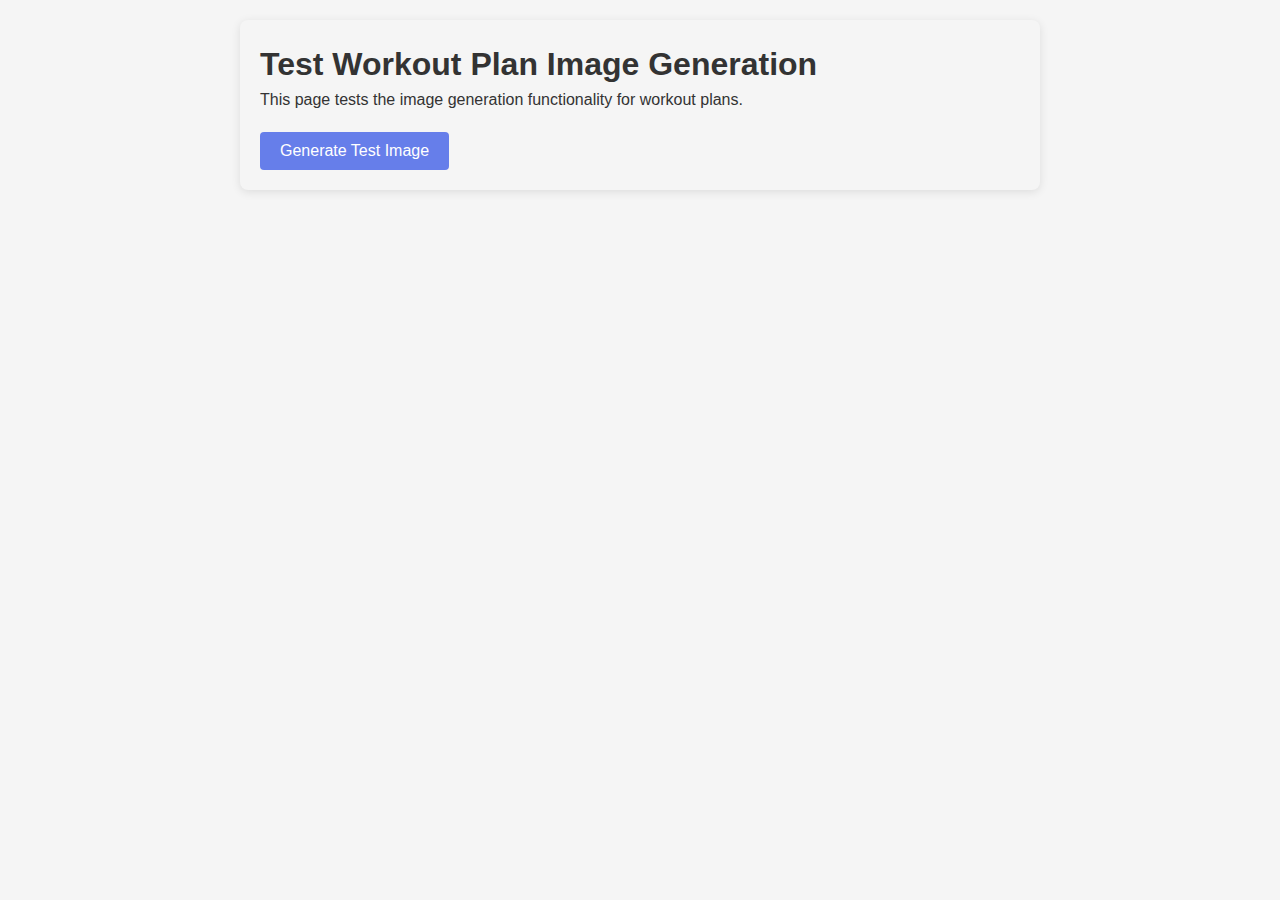
<file: test_share_image.html>
<!DOCTYPE html>
<html lang="en">
<head>
    <meta charset="UTF-8">
    <meta name="viewport" content="width=device-width, initial-scale=1.0">
    <title>Test Share Image</title>
    <link rel="stylesheet" href="plan_editor.css">
    <style>
        body {
            font-family: 'Helvetica Neue', Arial, sans-serif;
            padding: 20px;
        }
        .test-container {
            max-width: 800px;
            margin: 0 auto;
            padding: 20px;
            background-color: #f5f5f5;
            border-radius: 8px;
            box-shadow: 0 2px 10px rgba(0,0,0,0.1);
        }
        h1 {
            color: #333;
            margin-top: 0;
        }
        button {
            padding: 10px 20px;
            background-color: #667eea;
            color: white;
            border: none;
            border-radius: 4px;
            cursor: pointer;
            font-size: 16px;
            margin-top: 20px;
        }
        button:hover {
            background-color: #5a6fd1;
        }
    </style>
</head>
<body>
    <div class="test-container">
        <h1>Test Workout Plan Image Generation</h1>
        <p>This page tests the image generation functionality for workout plans.</p>
        <button id="generate-image-btn">Generate Test Image</button>
    </div>

    <script src="all_exercises_data.js"></script>
    <script src="predefined_plans_data.js"></script>
    <script src="plan_editor.js"></script>
    <script src="share_image.js"></script>
    <script>
        document.addEventListener('DOMContentLoaded', () => {
            // Create a sample workout plan for testing
            const testPlan = {
                "Day 1": [
                    {
                        sessionId: "sess_test_1",
                        sessionName: "Strength Session",
                        exercises: ["ex_1", "ex_2", "ex_3"]
                    }
                ],
                "Day 2": [
                    {
                        sessionId: "sess_test_2",
                        sessionName: "Power Session",
                        exercises: ["ex_6", "ex_7"]
                    }
                ],
                "Day 3": [
                    {
                        sessionId: "sess_test_3",
                        sessionName: "Mixed Session",
                        exercises: ["ex_13", "ex_16", "ex_20"]
                    }
                ]
            };

            // Set up the test button
            const generateBtn = document.getElementById('generate-image-btn');
            generateBtn.addEventListener('click', async () => {
                try {
                    // Load html2canvas if not already loaded
                    await new Promise((resolve, reject) => {
                        loadHtml2Canvas(() => {
                            resolve();
                        });
                    });
                    
                    // Generate the image template
                    const template = generateWorkoutImageTemplate(testPlan, "Test Workout Plan");
                    
                    // Convert template to image
                    const imageData = await convertTemplateToImage(template);
                    
                    // Show image preview
                    showImagePreview(imageData);
                } catch (error) {
                    console.error('Error generating image:', error);
                    alert('There was an error generating the image. Please try again.');
                }
            });
        });
    </script>
</body>
</html>
</file>
<file: styles.css>
/* ----------  Minimalist Reset  ---------- */
*,*::before,*::after{box-sizing:border-box;margin:0;padding:0;}
body{
  font-family:-apple-system,BlinkMacSystemFont,"Segoe UI",Roboto,Oxygen,Ubuntu,Cantarell,"Helvetica Neue",sans-serif;
  line-height:1.6;
  color:#2d3748;
  background:#ffffff;
  min-height:100vh;
}

/* ----------  Page Layout  ---------- */
.title-section {
  padding: 1rem 1rem 0.5rem 1rem;
  text-align: center;
  background: linear-gradient(135deg, rgba(248,249,250,0.8) 0%, rgba(255,255,255,0.9) 100%);
}

.title-image {
  max-width: 100%;
  height: auto;
  max-height: 300px;
  object-fit: contain;
  border-radius: 16px;
  box-shadow: 0 8px 25px rgba(0,0,0,0.15);
  border: 2px solid rgba(0,0,0,0.1);
}

/* Make image bigger on large screens */
@media (min-width: 1200px) {
  .title-image {
    max-height: 450px;
  }
}

.info-section {
  padding: 0.5rem 1rem;
  width: 100%;
  margin: 0 0 0.5rem 0;
}

.page-body {
  padding: 0;
  width: 100%;
}

h1{
  font-size:clamp(1.8rem,4vw,2.6rem);
  font-weight:700;
  text-align:center;
  margin-bottom:1.5rem;
  letter-spacing:-.02em;
  color:#1a202c;
  text-shadow:0 2px 4px rgba(0,0,0,0.05);
}

p.note{
  max-width:100%;
  margin:0;
  font-size:1rem;
  color:#4a5568;
  text-align:center;
  background:rgba(248,249,250,0.8);
  padding:0.8rem 1rem;
  border-radius:12px;
  border:1px solid rgba(0,0,0,0.1);
  box-shadow:0 2px 4px rgba(0,0,0,0.05);
}

/* Filter Section */
.filter-section {
  width:100%;
  max-width: 1400px;
  margin: 0 auto 0.5rem auto;
  background: transparent;
  padding: 0 0.75rem;
  border: none;
  box-shadow: none;
}

.filter-label {
  font-size:1.1rem;
  font-weight:600;
  color:#2d3748;
  margin-bottom:1rem;
  text-align:center;
}

.filter-controls {
  display:flex;
  justify-content:space-between;
  align-items:center;
  margin-bottom:0;
  flex-wrap:wrap;
  gap:0.8rem;
}

.filter-left-controls {
  display: flex;
  align-items: center;
  gap: 1rem;
}

.clear-btn {
  background:linear-gradient(135deg, #e53e3e 0%, #c53030 100%);
  color:white;
  border:none;
  padding:0.5rem 1rem;
  border-radius:8px;
  font-size:0.85rem;
  font-weight:600;
  cursor:pointer;
  transition:all 0.2s ease;
  box-shadow:0 2px 4px rgba(229, 62, 62, 0.2);
}

.clear-btn:hover {
  background:linear-gradient(135deg, #c53030 0%, #9c2626 100%);
  transform:translateY(-1px);
  box-shadow:0 4px 8px rgba(229, 62, 62, 0.3);
}

.clear-btn:active {
  transform:translateY(0);
}

.exercise-count {
  font-size:0.9rem;
  color:#4a5568;
  font-weight:500;
  background:rgba(74, 85, 104, 0.1);
  padding:0.4rem 0.8rem;
  border-radius:20px;
}

/* Custom Dropdown */
.custom-dropdown {
  position: relative;
  flex: 1;
  max-width: 400px;
  min-width: 250px;
}

.dropdown-toggle {
  width: 100%;
  padding: 0.75rem 1rem;
  border: 2px solid rgba(0,0,0,0.1);
  border-radius: 8px;
  background: rgba(255,255,255,0.95);
  font-size: 0.9rem;
  font-family: inherit;
  color: #2d3748;
  cursor: pointer;
  display: flex;
  justify-content: space-between;
  align-items: center;
  transition: all 0.2s ease;
  box-shadow: 0 2px 8px rgba(0,0,0,0.05);
}

.dropdown-toggle:hover {
  border-color: #6366f1;
  box-shadow: 0 2px 12px rgba(0,0,0,0.1);
}

.dropdown-toggle:focus {
  outline: none;
  border-color: #6366f1;
  box-shadow: 0 0 0 3px rgba(99, 102, 241, 0.1), 0 2px 8px rgba(0,0,0,0.1);
}

.dropdown-arrow {
  font-size: 0.8rem;
  color: #4a5568;
  transition: transform 0.2s ease;
}

.dropdown-menu {
  position: absolute;
  top: 100%;
  left: 0;
  right: 0;
  background: white;
  border: 2px solid rgba(0,0,0,0.1);
  border-radius: 8px;
  box-shadow: 0 8px 25px rgba(0,0,0,0.15);
  z-index: 1000;
  max-height: 300px;
  overflow-y: auto;
  opacity: 0;
  visibility: hidden;
  transform: translateY(-10px);
  transition: all 0.2s ease;
}

.dropdown-menu.show {
  opacity: 1;
  visibility: visible;
  transform: translateY(0);
}

.dropdown-item {
  padding: 0.75rem 1rem;
  border-bottom: 1px solid rgba(0,0,0,0.05);
  transition: background-color 0.2s ease;
  display: flex;
  align-items: center;
}

.dropdown-item:last-child {
  border-bottom: none;
}

.dropdown-item:hover {
  background-color: rgba(248,249,250,0.8);
}

.dropdown-item input[type="checkbox"] {
  margin: 0;
  margin-right: 0.75rem;
  transform: scale(1.1);
  flex-shrink: 0;
}

.dropdown-item label {
  display: flex;
  align-items: center;
  cursor: pointer;
  font-size: 0.9rem;
  color: #2d3748;
  width: 100%;
  margin: 0;
}

.color-dot {
  width: 12px;
  height: 12px;
  border-radius: 50%;
  margin-right: 0.5rem;
  border: 1px solid rgba(0,0,0,0.1);
  flex-shrink: 0;
}

/* ----------  Exercise Grid & Cards  ---------- */
.exercise-grid {
  display: grid;
  grid-template-columns: repeat(auto-fill, minmax(200px, 1fr));
  gap: 1.5rem;
  padding: 0.5rem;
  max-width: 1400px;
  margin: 0 auto;
}

.exercise-card {
  background: rgba(255, 255, 255, 0.95);
  border-radius: 16px;
  box-shadow: 0 4px 12px rgba(0, 0, 0, 0.1);
  border: 2px solid rgba(0, 0, 0, 0.05);
  overflow: hidden;
  transition: all 0.3s ease;
  position: relative;
  cursor: pointer;
  aspect-ratio: 1;
}

.exercise-card:hover {
  transform: translateY(-4px);
  box-shadow: 0 8px 25px rgba(0, 0, 0, 0.15);
}

.card-image-container {
  position: relative;
  width: 100%;
  height: 100%;
  overflow: hidden;
}

.exercise-image {
  width: 100%;
  height: 100%;
  object-fit: cover;
  transition: transform 0.3s ease;
}

.exercise-card:hover .exercise-image {
  transform: scale(1.05);
}

.info-button {
  position: absolute;
  top: 8px;
  right: 8px;
  width: 32px;
  height: 32px;
  border-radius: 50%;
  background: rgba(255, 255, 255, 0.9);
  border: 2px solid rgba(0, 0, 0, 0.1);
  cursor: pointer;
  display: flex;
  align-items: center;
  justify-content: center;
  font-size: 16px;
  transition: all 0.2s ease;
  z-index: 10;
}

.info-button:hover {
  background: rgba(255, 255, 255, 1);
  transform: scale(1.1);
  box-shadow: 0 2px 8px rgba(0, 0, 0, 0.2);
}


/* Tooltip Styling */
.tooltip {
  position: fixed;
  background: rgba(45, 55, 72, 0.95);
  color: white;
  padding: 1rem;
  border-radius: 12px;
  box-shadow: 0 8px 25px rgba(0, 0, 0, 0.3);
  z-index: 1000;
  opacity: 0;
  visibility: hidden;
  transition: all 0.3s ease;
  max-width: 320px;
  min-width: 280px;
}

.tooltip.visible {
  opacity: 1;
  visibility: visible;
}

.tooltip-content {
  font-size: 0.9rem;
  line-height: 1.4;
}

.tooltip-section {
  margin-bottom: 0.8rem;
}

.tooltip-section:last-child {
  margin-bottom: 0;
}

.tooltip-section strong {
  display: block;
  margin-bottom: 0.3rem;
  color: #e2e8f0;
  font-size: 0.85rem;
  text-transform: uppercase;
  letter-spacing: 0.05em;
}

.tooltip-section p {
  margin: 0;
  color: #cbd5e0;
}

/* Color coding by exercise groups for cards */
.exercise-card.upper-static {
  border-left: 4px solid #3182ce;
}
.exercise-card.upper-static .card-image-container::after {
  content: '';
  position: absolute;
  top: 0;
  left: 0;
  right: 0;
  bottom: 0;
  background: linear-gradient(135deg, rgba(49, 130, 206, 0.1) 0%, transparent 50%);
  pointer-events: none;
}

.exercise-card.core {
  border-left: 4px solid #38a169;
}
.exercise-card.core .card-image-container::after {
  content: '';
  position: absolute;
  top: 0;
  left: 0;
  right: 0;
  bottom: 0;
  background: linear-gradient(135deg, rgba(56, 161, 105, 0.1) 0%, transparent 50%);
  pointer-events: none;
}

.exercise-card.grip {
  border-left: 4px solid #ed8936;
}
.exercise-card.grip .card-image-container::after {
  content: '';
  position: absolute;
  top: 0;
  left: 0;
  right: 0;
  bottom: 0;
  background: linear-gradient(135deg, rgba(237, 137, 54, 0.1) 0%, transparent 50%);
  pointer-events: none;
}

.exercise-card.support {
  border-left: 4px solid #805ad5;
}
.exercise-card.support .card-image-container::after {
  content: '';
  position: absolute;
  top: 0;
  left: 0;
  right: 0;
  bottom: 0;
  background: linear-gradient(135deg, rgba(128, 90, 213, 0.1) 0%, transparent 50%);
  pointer-events: none;
}

.exercise-card.carry {
  border-left: 4px solid #319795;
}
.exercise-card.carry .card-image-container::after {
  content: '';
  position: absolute;
  top: 0;
  left: 0;
  right: 0;
  bottom: 0;
  background: linear-gradient(135deg, rgba(49, 151, 149, 0.1) 0%, transparent 50%);
  pointer-events: none;
}

.exercise-card.lower {
  border-left: 4px solid #e53e3e;
}
.exercise-card.lower .card-image-container::after {
  content: '';
  position: absolute;
  top: 0;
  left: 0;
  right: 0;
  bottom: 0;
  background: linear-gradient(135deg, rgba(229, 62, 62, 0.1) 0%, transparent 50%);
  pointer-events: none;
}

.exercise-card.neck {
  border-left: 4px solid #d69e2e;
}
.exercise-card.neck .card-image-container::after {
  content: '';
  position: absolute;
  top: 0;
  left: 0;
  right: 0;
  bottom: 0;
  background: linear-gradient(135deg, rgba(214, 158, 46, 0.1) 0%, transparent 50%);
  pointer-events: none;
}

.exercise-card.postural {
  border-left: 4px solid #4c51bf;
}
.exercise-card.postural .card-image-container::after {
  content: '';
  position: absolute;
  top: 0;
  left: 0;
  right: 0;
  bottom: 0;
  background: linear-gradient(135deg, rgba(76, 81, 191, 0.1) 0%, transparent 50%);
  pointer-events: none;
}

code{
  font-family:inherit;
  background:rgba(99, 102, 241, 0.1);
  color:#4c51bf;
  padding:0.15rem 0.4rem;
  border-radius:6px;
  font-size:0.9em;
  font-weight:500;
}

/* ----------  Mobile Responsive  ---------- */
@media (max-width: 768px) {
  .title-section {
    padding: 1.5rem 1rem;
  }
  
  .title-image {
    max-height: 200px;
  }
  
  .filter-controls {
    flex-direction: column;
    align-items: stretch;
    gap: 1rem;
  }
  
  .custom-dropdown {
    max-width: none;
    order: 1;
  }
  
  .clear-btn {
    order: 2;
    align-self: flex-start;
  }
  
  .exercise-count {
    order: 3;
    align-self: flex-end;
  }
  
  /* Mobile card adjustments */
  .exercise-grid {
    grid-template-columns: repeat(auto-fill, minmax(180px, 1fr));
    gap: 1rem;
    padding: 0.5rem;
  }
  
  .exercise-card {
    border-radius: 12px;
  }
  
  .tooltip {
    max-width: 90vw;
    min-width: 280px;
  }
}

@media (max-width: 480px) {
  .filter-controls {
    gap: 0.8rem;
  }
  
  .exercise-grid {
    grid-template-columns: 1fr;
    padding: 0.5rem;
  }
  
  .tooltip {
    max-width: 95vw;
    min-width: auto;
    transform: translate(-50%, -50%);
  }
}

/* Force light theme always */
body{
  background:#ffffff !important;
  color:#2d3748 !important;
}

p.note, .filter-section, .legend-item, .table-wrapper {
  background:rgba(248,249,250,0.9) !important;
  border-color:rgba(0,0,0,0.1) !important;
  color:#2d3748 !important;
}

.filter-label {
  color:#2d3748 !important;
}

.exercise-count {
  background:rgba(74, 85, 104, 0.1) !important;
  color:#4a5568 !important;
}

th {
  background:linear-gradient(135deg, #667eea 0%, #764ba2 100%) !important;
  color:white !important;
}
</file>
<file: plan_editor.css>
/* ─── Base reset ─────────────────────────────────────────────── */
*,*::before,*::after{box-sizing:border-box;margin:0;padding:0}
body{font-family:'Helvetica Neue',Arial,sans-serif;background:#f5f5f5;color:#333;line-height:1.5}

/* ─── Layout ─────────────────────────────────────────────────── */
.wrapper{display:flex;gap:1rem;max-width:1100px;margin:1rem auto;padding:0 1rem; min-height: calc(100vh - 8rem)}
aside,main{background:#fff;border-radius:8px;box-shadow:0 1px 3px rgba(0,0,0,.08);display:flex;flex-direction:column}
aside{flex:0 0 35%;padding:1rem; max-height: calc(100vh - 8rem); } 
main{flex:1;padding:1rem; max-height: calc(100vh - 8rem); } 

#exercise-list-container, #plan-section-container { overflow-y:auto; flex-grow: 1; padding-right:0.5rem;}
#exercise-list{list-style:none; padding-left: 0;}

/* ─── Headings & Controls ────────────────────────────────────── */
section h2{font-size:1.25rem;margin-bottom:.75rem;border-bottom:2px solid #eaeaea;padding-bottom:.5rem}
.plan-controls { display: flex; justify-content: flex-start; align-items: center; margin-bottom: 1rem; }
.plan-controls label { margin-right: 0.5rem; font-weight: 500; }
.plan-controls select { padding: 0.4rem 0.6rem; border-radius: 4px; border: 1px solid #ccc; font-size: 0.9rem; }

/* General Action Button Style (e.g., Add New Day) */
.action-btn {
  padding: 0.5rem 1rem;
  font-size: 0.9rem;
  font-weight: 500;
  color: #333;
  background-color: #f0f0f0;
  border: 1px solid #ccc;
  border-radius: 4px;
  cursor: pointer;
  transition: background-color 0.2s ease;
}
.action-btn:hover {
  background-color: #e0e0e0;
}

.goal-heading { font-size: 1.1rem; font-weight: bold; color: #333; margin-top: 1.25rem; margin-bottom: 0.5rem; padding-left: 0.25rem; }
.goal-heading:first-child { margin-top: 0; }
.category-heading{ font-weight:bold; padding:.4rem .6rem; margin-top:0.8rem; margin-bottom:.3rem; border-radius:6px; font-size:0.9rem; margin-left: 0.5rem; }
.exercise-item{ margin:.3rem 0 .3rem 1.5rem; padding:.35rem .75rem; border-radius:6px; cursor:grab; user-select:none; transition:transform .1s ease,box-shadow .1s ease; font-size: 0.85rem; }
.exercise-item:active{transform:scale(.97);box-shadow:0 0 4px rgba(0,0,0,.15)}

/* Day, Session, and Item Styling */
.day-block{margin-bottom:1.5rem; padding: 0.75rem; border: 1px solid #e0e0e0; border-radius: 6px; background-color: #f9f9f9;}
.day-header{display:flex;justify-content:space-between;align-items:center;margin-bottom:0.75rem}
.day-header h3{margin-right:1rem; font-size: 1.15rem;}

/* Day Action Buttons (Add Session, Remove Day in day header) */
.day-action-btn {
  cursor: pointer;
  background: transparent;
  color: #666; /* Slightly lighter text */
  border: 1px solid #ddd; /* Lighter border */
  border-radius: 50%;
  width: 20px; 
  height: 20px;
  font-size: 12px; 
  line-height: 20px; /* Match height for centering */
  text-align: center;
  transition: background-color 0.2s ease, color 0.2s ease;
  font-weight: normal; /* Less bold */
  display: flex;
  align-items: center;
  justify-content: center;
}
.day-action-btn:hover {
  background-color: #f0f0f0; /* Lighter hover */
  color: #333;
}
.add-session-btn { 
  /* Styles are now primarily from .day-action-btn */
  /* Specific overrides for add-session-btn can go here if .day-action-btn isn't enough */
}

.session-block{ margin-bottom:1rem; padding:0.5rem; border:1px solid #eee; border-radius:4px; background-color: #fff;}
.session-header{ display:flex; justify-content:space-between; align-items:center; margin-bottom:0.5rem; padding: 0.25rem; background-color: #f0f0f0; border-radius: 3px;}
.session-name{ font-weight:bold; font-size:0.95rem; }
/* Remove Session Button (in session header) */
.remove-session-btn {
  cursor: pointer;
  background: transparent;
  color: #777;
  border: 1px solid #ddd;
  border-radius: 50%;
  width: 20px; /* Kept slightly smaller for session context */
  height: 20px;
  font-size: 12px;
  line-height: 16px; /* Adjusted for better centering */
  text-align: center;
  transition: background-color 0.2s ease, color 0.2s ease;
  font-weight: bold;
  display: flex; /* For centering content */
  align-items: center; /* For centering content */
  justify-content: center; /* For centering content */
}
.remove-session-btn:hover {
  background-color: #f0f0f0;
  color: #d32f2f; /* Subtle danger hint on hover */
}

.session-exercises-list { list-style:none; min-height:30px; padding:.25rem .5rem; border:1px dashed #ccc; border-radius:4px; }
.session-exercises-list li { margin:.3rem 0; padding:.35rem .75rem; padding-left:1rem; position:relative; border-radius:4px; cursor:grab; user-select:none; font-size: 0.85rem; }
.session-exercises-list li::before{content:'•';left:0.25rem;position:absolute;color:#007BFF}
.session-exercises-list li:active{transform:scale(.97);box-shadow:0 0 4px rgba(0,0,0,.15)}

.workout-summary{ font-size:0.8rem; color:#666; margin-top:0.5rem; padding-left:0.25rem; display:flex; flex-wrap:wrap; align-items:center; gap: 0.3rem; }
.category-tag{ display:inline-block; padding:0.15rem 0.4rem; border-radius:4px; font-size:0.7rem; border: 1px solid rgba(0,0,0,0.1); }

.inline-edit-input {
  font-size: inherit;
  font-weight: inherit;
  font-family: inherit;
  border: 1px solid #777; /* More visible border for editing */
  padding: 2px 4px;
  box-sizing: border-box;
  border-radius: 3px;
}

/* Navigation bar */
.nav-bar { background: #fff; padding: 0.75rem 1rem; box-shadow: 0 2px 4px rgba(0,0,0,0.1); display: flex; justify-content: space-between; align-items: center; position: sticky; top: 0; z-index: 1000; }
.nav-logo { font-weight: 700; font-size: 1.2rem; color: #1a202c; text-decoration: none; }
.nav-links { display: flex; gap: 1rem; }
.nav-link { color: #4a5568; text-decoration: none; font-weight: 500; transition: color 0.2s ease; padding: 0.5rem 0.75rem; border-radius: 6px; }
.nav-link:hover { color: #667eea; background: rgba(102, 126, 234, 0.1); }
.nav-link.active { color: #667eea; font-weight: 600; }

@media (max-width: 768px) {
  .nav-bar { flex-direction: column; gap: 0.5rem; padding: 0.75rem; position: static; }
  .wrapper { flex-direction: column; height: auto; min-height: 0; }
  aside, main { flex-basis: auto; max-height: none; }
  #exercise-list-container, #plan-section-container { max-height: 45vh; }
  .nav-links { width: 100%; justify-content: center; }
  .plan-controls { flex-direction: column; gap: 0.5rem; align-items: stretch; }
  .plan-controls select { width: 100%; }
}
</file>
